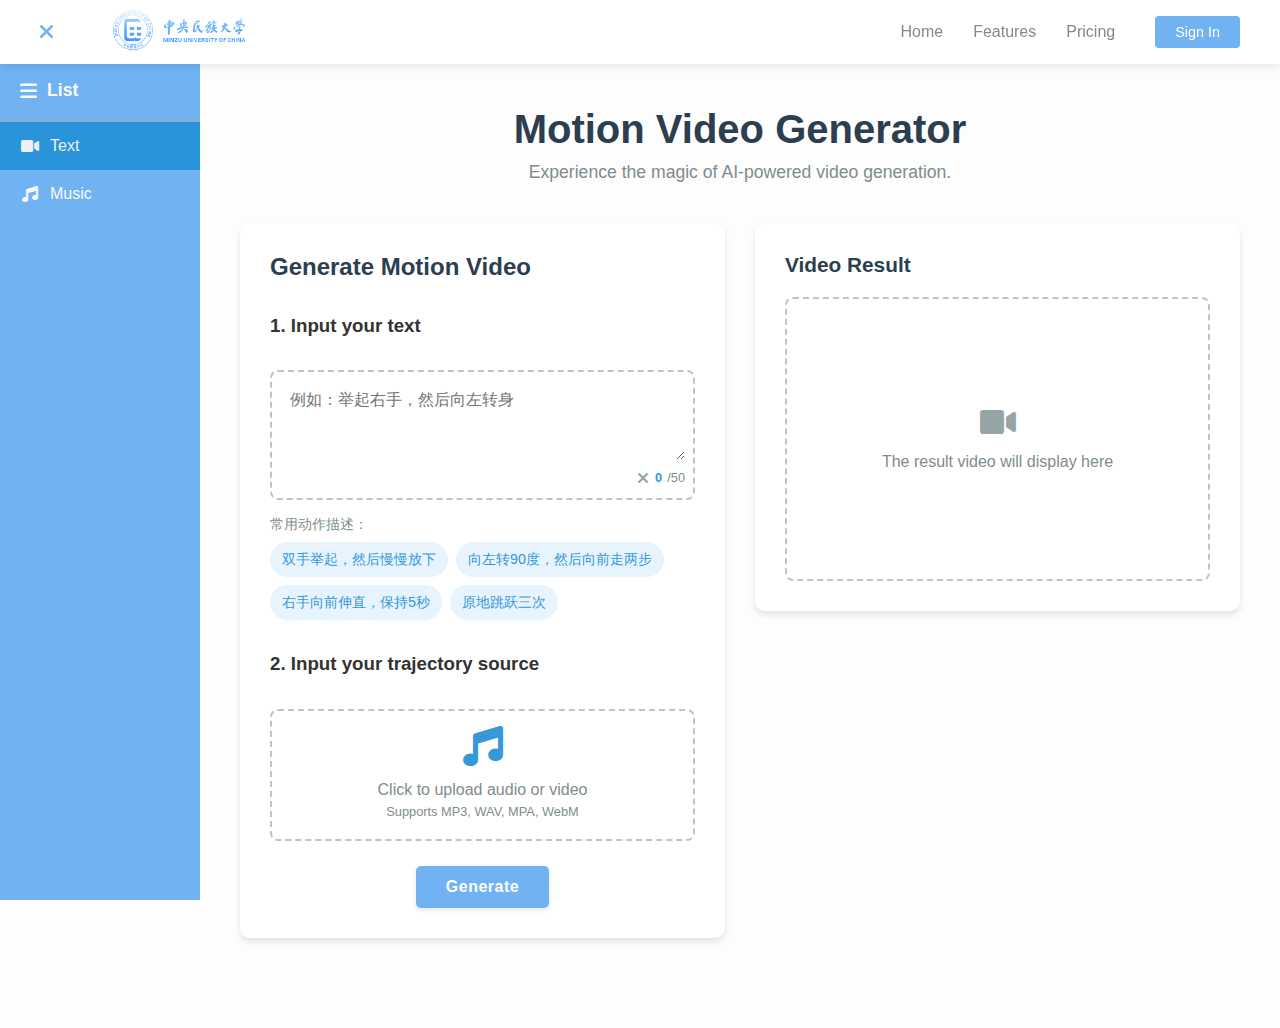
<file: index.html>
<!DOCTYPE html>
<html lang="en">
<head>
    <meta charset="UTF-8">
    <meta name="viewport" content="width=device-width, initial-scale=1.0">
    <title>OmniHuman AI Video Generator</title>
    <link rel="stylesheet" href="https://cdnjs.cloudflare.com/ajax/libs/font-awesome/6.0.0-beta3/css/all.min.css">
    <link rel="stylesheet" href="./statics/style.css">
</head>
<body>
    <nav class="navbar">
        <div class="nav-container">
            <div class="sidebar-toggle">
                <i class="fas fa-bars"></i>
            </div>
            <div class="logo">
                <img src="./assets/images/logo.png" class="logo-img">
            </div>
            <ul class="nav-links">
                <li><a href="#" data-page="page1" class="nav-link">Home</a></li>
                <li><a href="#">Features</a></li>
                <li><a href="#">Pricing</a></li>
                <li><button class="login-btn">Sign In</button></li>
            </ul>
        </div>
    </nav>
    <!-- 添加侧边栏 -->
    <div class="sidebar active">
        <div class="sidebar-header">
            <i class="fas fa-bars sidebar-toggle1"></i>
            <span class="sidebar-title">List</span>
        </div>
        <ul class="sidebar-menu">
            <li class="active" data-page="page1">
                <i class="fas fa-video"></i>
                <span>Text</span>
            </li>
            <li data-page="page2">
                <i class="fas fa-music"></i>
                <span>Music</span>
            </li>
        </ul>
    </div>
    <div class="main-content">
        <div class="page-container">
            <div class="page active" id="page1">
                <div class="container">
                    <header>
                        <h1>Motion Video Generator</h1>
                        <p class="subtitle">Experience the magic of AI-powered video generation.</p>
                    </header>
            
                    <div class="main">
                        <div class="generator-section">
                            <h2>Generate Motion Video</h2>
                            <div class="upload-section">
                                <h3>1. Input your text</h3>
                                <div class="text-input-container">
                                    <div class="text-input-box">
                                        <textarea id="action-description" placeholder="例如：举起右手，然后向左转身" maxlength="50" rows="3"></textarea>
                                        <div class="char-counter">
                                            <button class="clear-btn" title="清除文本">
                                                <i class="fas fa-times"></i>
                                            </button>
                                            <span id="char-count">0</span>/50
                                        </div>
                                    </div>
                                    <div class="preset-actions">
                                        <p class="preset-title">常用动作描述：</p>
                                        <ul class="preset-list">
                                            <li data-text="双手举起，然后慢慢放下">双手举起，然后慢慢放下</li>
                                            <li data-text="向左转90度，然后向前走两步">向左转90度，然后向前走两步</li>
                                            <li data-text="右手向前伸直，保持5秒">右手向前伸直，保持5秒</li>
                                            <li data-text="原地跳跃三次">原地跳跃三次</li>
                                        </ul>
                                    </div>
                                </div>
                                <h3>2. Input your trajectory source</h3>
                                <div class="upload-box" id="source-upload">
                                    <i class="fas fa-music upload-icon"></i>
                                    <p>Click to upload audio or video</p>
                                    <p class="formats">Supports MP3, WAV, MPA, WebM</p>
                                    <input type="file" id="source-input" accept="audio/*,video/*" style="display: none;">
                                </div>
                                <button class="generate-btn">Generate</button>
                            </div>
                        </div>
                        <div class="result-section">
                            <h3>Video Result</h3>
                            <div class="result-box">
                                <i class="fas fa-video result-icon"></i>
                                <p>The result video will display here</p>
                            </div>
                        </div>
                    </div>
                </div>
            </div>
            <div class="page" id="page2">
                <div class="container">
                    <header>
                        <h1>Motion Video Generator</h1>
                        <p class="subtitle">Experience the magic of AI-powered video generation.</p>
                    </header>
            
                    <div class="main">
                        <div class="generator-section">
                            <h2>Generate Motion Video</h2>
                            <div class="upload-section">
                                <h3>1. Unload your driving source</h3>
                                <div class="upload-box" id="source-upload">
                                    <i class="fas fa-music upload-icon"></i>
                                    <p>Click to upload audio or video</p>
                                    <p class="formats">Supports MP3, WAV, MPA, WebM</p>
                                    <input type="file" id="source-input" accept="audio/*,video/*" style="display: none;">
                                </div>
                                <button class="generate-btn">Generate</button>
                            </div>
                        </div>
                        <div class="result-section">
                            <h3>Video Result</h3>
                            <div class="result-box">
                                <i class="fas fa-video result-icon"></i>
                                <p>The result video will display here</p>
                            </div>
                        </div>
                    </div>
                </div>
            </div>
        </div>
    </div>
    <script src="./javascript/app.js"></script>
</body>
</html>
</file>
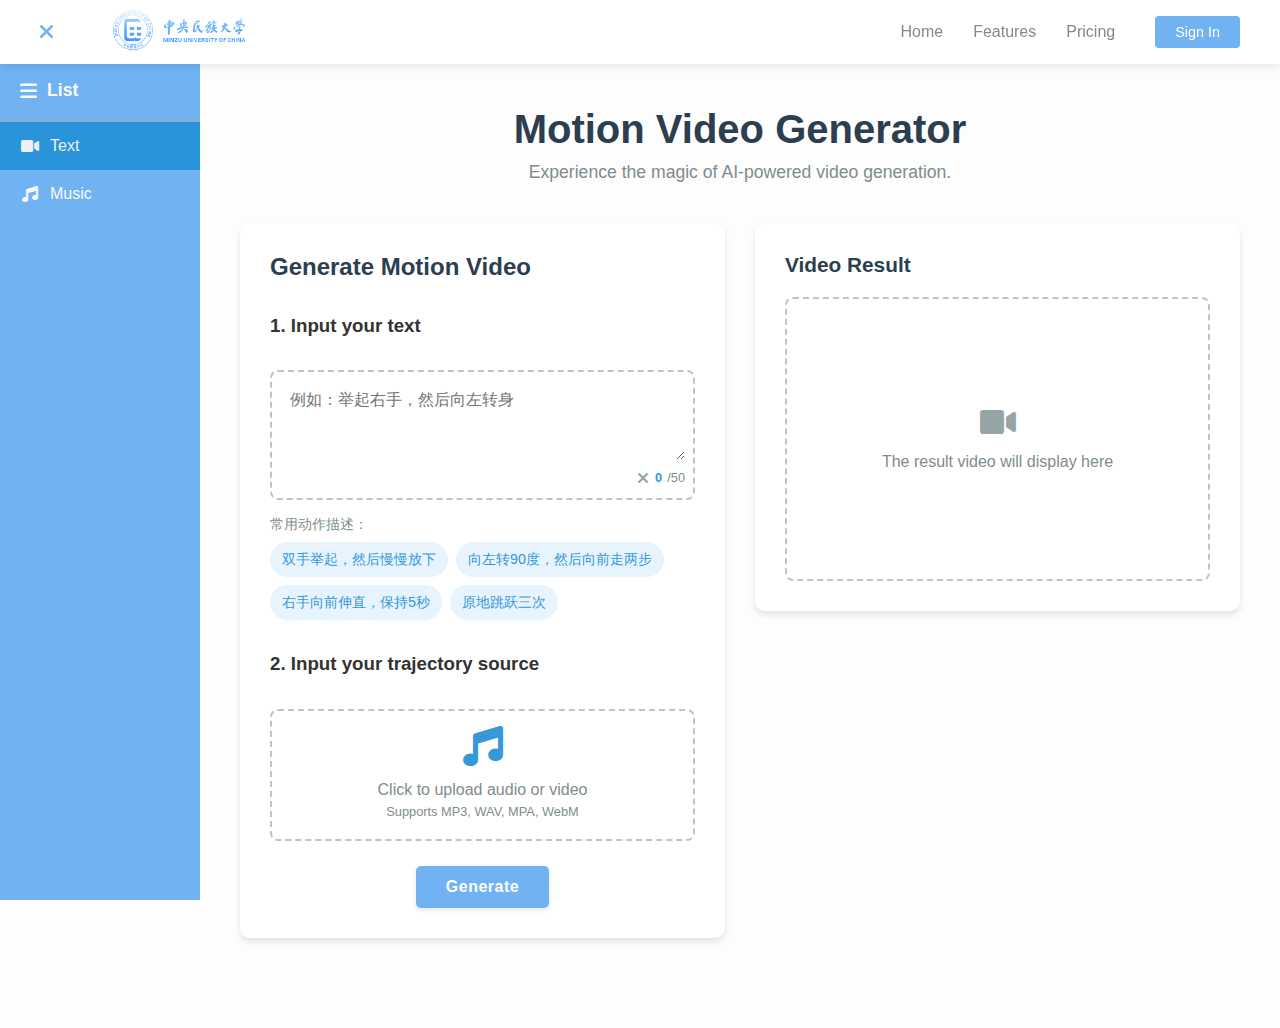
<file: templates/index.html>
<!DOCTYPE html>
<html lang="en">
<head>
    <meta charset="UTF-8">
    <meta name="viewport" content="width=device-width, initial-scale=1.0">
    <title>OmniHuman AI Video Generator</title>
    <link rel="stylesheet" href="https://cdnjs.cloudflare.com/ajax/libs/font-awesome/6.0.0-beta3/css/all.min.css">
    <link rel="stylesheet" href="../statics/style.css">
</head>
<body>
    <nav class="navbar">
        <div class="nav-container">
            <div class="sidebar-toggle">
                <i class="fas fa-bars"></i>
            </div>
            <div class="logo">
                <img src="../assets/images/logo.png" class="logo-img">
            </div>
            <ul class="nav-links">
                <li><a href="#" data-page="page1" class="nav-link">Home</a></li>
                <li><a href="#">Features</a></li>
                <li><a href="#">Pricing</a></li>
                <li><button class="login-btn">Sign In</button></li>
            </ul>
        </div>
    </nav>
    <!-- 添加侧边栏 -->
    <div class="sidebar active">
        <div class="sidebar-header">
            <i class="fas fa-bars sidebar-toggle1"></i>
            <span class="sidebar-title">List</span>
        </div>
        <ul class="sidebar-menu">
            <li class="active" data-page="page1">
                <i class="fas fa-video"></i>
                <span>Text</span>
            </li>
            <li data-page="page2">
                <i class="fas fa-music"></i>
                <span>Music</span>
            </li>
        </ul>
    </div>
    <div class="main-content">
        <div class="page-container">
            <div class="page active" id="page1">
                <div class="container">
                    <header>
                        <h1>Motion Video Generator</h1>
                        <p class="subtitle">Experience the magic of AI-powered video generation.</p>
                    </header>
            
                    <div class="main">
                        <div class="generator-section">
                            <h2>Generate Motion Video</h2>
                            <div class="upload-section">
                                <h3>1. Input your text</h3>
                                <div class="text-input-container">
                                    <div class="text-input-box">
                                        <textarea id="action-description" placeholder="例如：举起右手，然后向左转身" maxlength="50" rows="3"></textarea>
                                        <div class="char-counter">
                                            <button class="clear-btn" title="清除文本">
                                                <i class="fas fa-times"></i>
                                            </button>
                                            <span id="char-count">0</span>/50
                                        </div>
                                    </div>
                                    <div class="preset-actions">
                                        <p class="preset-title">常用动作描述：</p>
                                        <ul class="preset-list">
                                            <li data-text="双手举起，然后慢慢放下">双手举起，然后慢慢放下</li>
                                            <li data-text="向左转90度，然后向前走两步">向左转90度，然后向前走两步</li>
                                            <li data-text="右手向前伸直，保持5秒">右手向前伸直，保持5秒</li>
                                            <li data-text="原地跳跃三次">原地跳跃三次</li>
                                        </ul>
                                    </div>
                                </div>
                                <h3>2. Input your trajectory source</h3>
                                <div class="upload-box" id="source-upload">
                                    <i class="fas fa-music upload-icon"></i>
                                    <p>Click to upload audio or video</p>
                                    <p class="formats">Supports MP3, WAV, MPA, WebM</p>
                                    <input type="file" id="source-input" accept="audio/*,video/*" style="display: none;">
                                </div>
                                <button class="generate-btn">Generate</button>
                            </div>
                        </div>
                        <div class="result-section">
                            <h3>Video Result</h3>
                            <div class="result-box">
                                <i class="fas fa-video result-icon"></i>
                                <p>The result video will display here</p>
                            </div>
                        </div>
                    </div>
                </div>
            </div>
            <div class="page" id="page2">
                <div class="container">
                    <header>
                        <h1>Motion Video Generator</h1>
                        <p class="subtitle">Experience the magic of AI-powered video generation.</p>
                    </header>
            
                    <div class="main">
                        <div class="generator-section">
                            <h2>Generate Motion Video</h2>
                            <div class="upload-section">
                                <h3>1. Unload your driving source</h3>
                                <div class="upload-box" id="source-upload">
                                    <i class="fas fa-music upload-icon"></i>
                                    <p>Click to upload audio or video</p>
                                    <p class="formats">Supports MP3, WAV, MPA, WebM</p>
                                    <input type="file" id="source-input" accept="audio/*,video/*" style="display: none;">
                                </div>
                                <button class="generate-btn">Generate</button>
                            </div>
                        </div>
                        <div class="result-section">
                            <h3>Video Result</h3>
                            <div class="result-box">
                                <i class="fas fa-video result-icon"></i>
                                <p>The result video will display here</p>
                            </div>
                        </div>
                    </div>
                </div>
            </div>
        </div>
    </div>
    <script src="../javascript/app.js"></script>
</body>
</html>
</file>
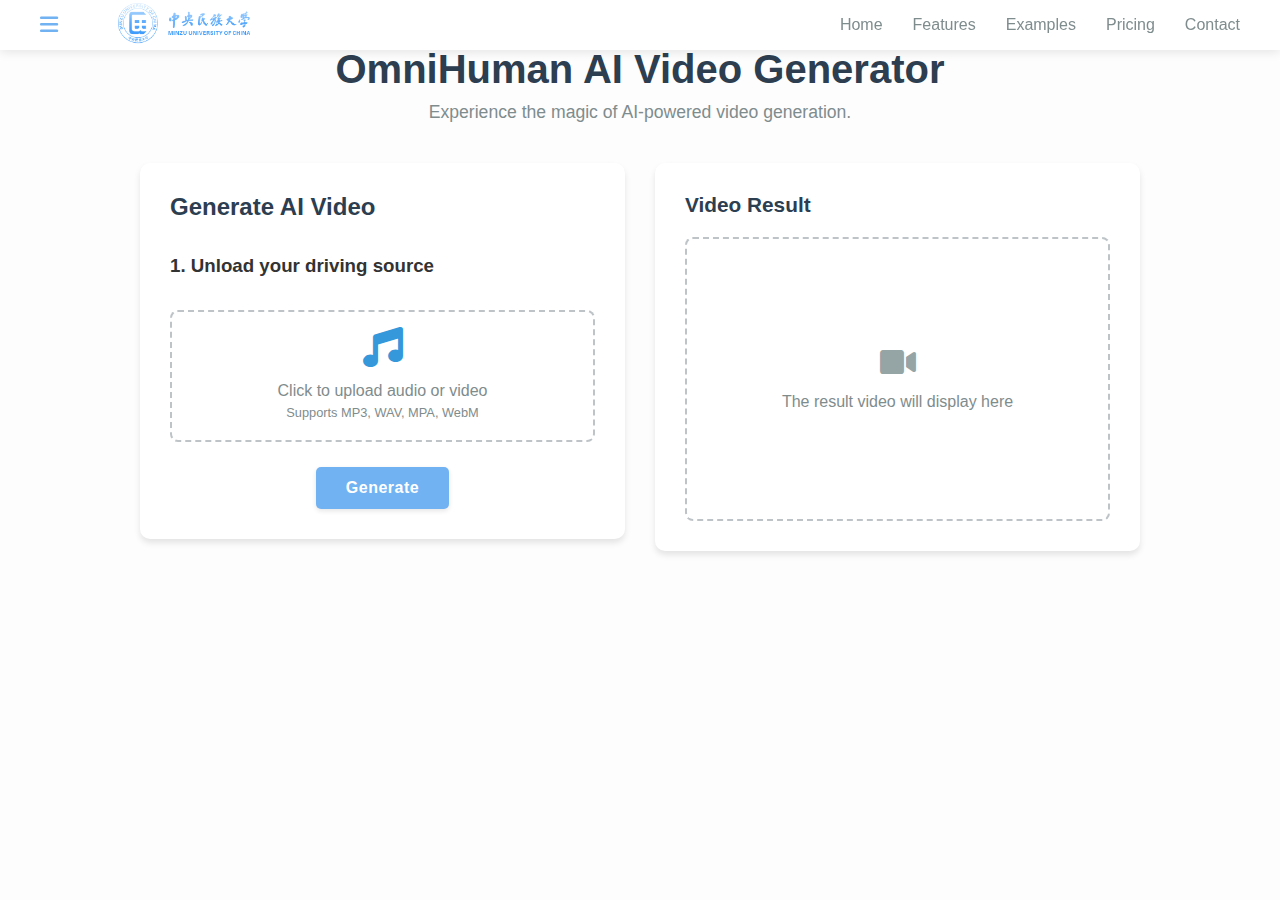
<file: templates/music.html>
<!DOCTYPE html>
<html lang="en">
<head>
    <meta charset="UTF-8">
    <meta name="viewport" content="width=device-width, initial-scale=1.0">
    <title>OmniHuman AI Video Generator</title>
    <link rel="stylesheet" href="https://cdnjs.cloudflare.com/ajax/libs/font-awesome/6.0.0-beta3/css/all.min.css">
    <link rel="stylesheet" href="../statics/style.css">
</head>
<body>
    <nav class="navbar">
        <div class="nav-container">
            <div class="logo">
                <img src="../assets/images/logo.png" class="logo-img">
            </div>
            <ul class="nav-links">
                <li><a href="#">Home</a></li>
                <li><a href="#">Features</a></li>
                <li><a href="#">Examples</a></li>
                <li><a href="#">Pricing</a></li>
                <li><a href="#">Contact</a></li>
            </ul>
        </div>
    </nav>
    <div class="container">
        <header>
            <h1>OmniHuman AI Video Generator</h1>
            <p class="subtitle">Experience the magic of AI-powered video generation.</p>
        </header>

        <div class="main">
            <div class="generator-section">
                <h2>Generate AI Video</h2>
                <div class="upload-section">
                    <h3>1. Unload your driving source</h3>
                    <div class="upload-box" id="source-upload">
                        <i class="fas fa-music upload-icon"></i>
                        <p>Click to upload audio or video</p>
                        <p class="formats">Supports MP3, WAV, MPA, WebM</p>
                        <input type="file" id="source-input" accept="audio/*,video/*" style="display: none;">
                    </div>
                    <button class="generate-btn">Generate</button>
                </div>
            </div>
            <div class="result-section">
                <h3>Video Result</h3>
                <div class="result-box">
                    <i class="fas fa-video result-icon"></i>
                    <p>The result video will display here</p>
                </div>
            </div>
        </div>
    </div>

    <script src="../javascript/app.js">
        // JavaScript部分将在下面提供
    </script>
</body>
</html>
</file>
<file: statics/style.css>
body {
    font-family: 'Segoe UI', Tahoma, Geneva, Verdana, sans-serif;
    background-color: #fdfdfd;
    margin: 0;
    padding: 0;
    color: #333;
}

.navbar {
    position: fixed;
    top: 0;
    left: 0;
    right: 0;
    z-index: 1002; 
    background-color: #fff;
    box-shadow: 0 2px 10px rgba(0, 0, 0, 0.1);
}

.nav-container {
    max-width: 1200px;
    margin: 0 auto;
    display: flex;
    justify-content: flex-start; 
    align-items: center;
    padding: 0 20px;
    position: relative;
}

.sidebar-toggle {
    font-size: 1.3rem;
    color: #71b2f3;
    cursor: pointer;
    margin-right: 20px;
    transition: all 0.3s ease;
    display: block;
    flex-shrink: 0;
}

.logo {
    font-size: 1.5rem;
    font-weight: bold;
    display: flex;
    align-items: center;
    margin-left: 40px; 
    margin-right: auto;
    position: relative;
    transition: none; 
}
.logo-img {
    height: 44px; /* 控制Logo高度，宽度会自动按比例调整 */
    margin-right: 8px;
    vertical-align: middle;
}

.login-btn {
    background-color: #71b2f3;
    color: white;
    border: none;
    padding: 8px 20px;
    border-radius: 4px;
    font-size: 0.9rem;
    cursor: pointer;
    transition: all 0.3s ease;
    margin-left: 10px; /* 与左侧菜单项的间距 */
}

.login-btn:hover {
    background-color: #3498db;
}

.nav-links {
    display: flex;
    margin-left: auto;
    list-style: none;
    align-items: center;
}

.nav-links li {
    margin-left: 30px;
}

.nav-links a {
    color: #7f8c8d;
    text-decoration: none;
    transition: color 0.3s;
}

.nav-links a:hover {
    color: #3498db;
}

.container {
    max-width: 1000px;
    margin: 0 auto;
    padding: 20px;
}

header {
    text-align: center;
    margin-bottom: 40px;
    margin-top: 20px; 
}

header h1 {
    color: #2c3e50;
    font-size: 2.5rem;
    margin-bottom: 10px;
}

.subtitle {
    color: #7f8c8d;
    font-size: 1.1rem;
    margin-top: 0;
}

.sidebar {
    position: fixed;
    top: 60px; 
    left: 0;
    bottom: 0;
    width: 200px;
    background-color: #71b2f3;
    color: #f8fafc;
    z-index: 1001; 
    transform: translateX(-100%);
    transition: transform 0.3s ease;
}

.sidebar-header {
    padding: 20px;
    display: flex;
    align-items: center;
    border-bottom: 1px solid rgba(169, 165, 165, 0.945);
}

.sidebar-toggle1 {
    font-size: 1.2rem;
    margin-right: 10px;
    cursor: pointer;
}

.sidebar-title {
    font-weight: bold;
    font-size: 1.1rem;
}

.sidebar-menu {
    list-style: none;
    padding: 0;
    margin: 0;
}

.sidebar-menu li {
    padding: 15px 20px;
    display: flex;
    align-items: center;
    cursor: pointer;
    transition: all 0.2s;
}

.sidebar-menu li:hover {
    background-color: #2994da;
    color: #ecf0f1; 
}

.sidebar-menu li.active {
    background-color: #2994da;
    color: #ecf0f1; 
}

.sidebar-menu li i {
    margin-right: 10px;
    width: 20px;
    text-align: center;
}

.sidebar.active {
    transform: translateX(0);
}

/* 当侧边栏展开时调整主内容区 */
.sidebar.active ~ .main-content {
    margin-left: 200px;
}

.main-content {
    margin-left: 0;
    padding-top: 60px; 
    transition: margin-left 0.3s ease;
}

.page-container {
    position: relative;
}

.page {
    display: none;
    opacity: 0;
    transition: opacity 0.3s ease;
    position: absolute;
    top: 0;
    left: 0;
    right: 0;
}

.page.active {
    display: block;
    opacity: 1;
    position: relative;
}

.main {
    display: flex;
    gap: 30px;
    margin: 40px 0;
}

.generator-section {
    background-color: white;
    border-radius: 10px;
    padding: 30px;
    box-shadow: 0 4px 6px rgba(0, 0, 0, 0.1);
    margin-bottom: 30px;
    flex: 1; 
    height: 100%;
}

.generator-section h2 {
    color: #2c3e50;
    margin-top: 0;
    margin-bottom: 15px;
    font-size: 1.5rem;
}

.upload-section {
    display: flex;
    justify-content: space-between;
    flex-wrap: wrap;
    gap: 15px;
}

.text-input-container {
    margin-top: 0px;
}

.text-input-box {
    border: 2px dashed #bdc3c7;
    border-radius: 8px;
    padding: 8px;
    transition: all 0.3s ease;
    margin-top: 0;
}

.text-input-box:hover {
    border-color: #3498db;
    background-color: #f8fafc;
}

#action-description {
    width: 100%;
    border: none;
    resize: vertical;
    font-family: inherit;
    font-size: 1rem;
    padding: 10px;
    box-sizing: border-box;
    min-height: 80px;
    outline: none;
    background: transparent;
}

.clear-btn {
    background: none;
    border: none;
    color: #95a5a6;
    cursor: pointer;
    margin-left: 8px;
    margin-top: 4px;
    padding: 2px;
    font-size: 1rem;
    transition: color 0.2s;
}

.clear-btn:hover {
    color: #e74c3c;
}

.clear-btn:focus {
    outline: none;
}

.char-counter {
    display: flex;
    align-items: center;
    justify-content: flex-end;
    gap: 5px;
    text-align: right;
    font-size: 0.8rem;
    color: #7f8c8d;
}

.char-counter span {
    color: #3498db;
    font-weight: bold;
    transition: color 0.3s;
}

.char-counter span.warning {
    color: #e74c3c;
    animation: pulse 0.5s;
}

@keyframes pulse {
    0% { transform: scale(1); }
    50% { transform: scale(1.1); }
    100% { transform: scale(1); }
}

.preset-actions {
    margin-top: 10px;
}

.preset-title {
    color: #7f8c8d;
    font-size: 0.9rem;
    margin-bottom: 8px;
}

.preset-list {
    list-style: none;
    padding: 0;
    margin: 0;
    display: flex;
    flex-wrap: wrap;
    gap: 8px;
}

.preset-list li {
    background-color: #e8f4fd;
    color: #3498db;
    padding: 8px 12px;
    border-radius: 20px;
    font-size: 0.9rem;
    cursor: pointer;
    transition: all 0.2s ease;
}

.preset-list li:hover {
    background-color: #d0e3f7;
}

.upload-box {
    flex: 1; 
    min-width: 250px;
    border: 2px dashed #bdc3c7;
    border-radius: 8px;
    padding: 15px;
    text-align: center;
    cursor: pointer;
    transition: all 0.3s ease;
}

.upload-box:hover {
    border-color: #3498db;
    background-color: #f8fafc;
}

.upload-icon {
    font-size: 2.5rem;
    color: #3498db;
    margin-bottom: 10px;
}

.upload-box h3 {
    margin-bottom: 0;
    margin-top: 0;
    color: #2c3e50;
}

.upload-box p {
    margin: 5px 0;
    color: #7f8c8d;
}

.formats {
    font-size: 0.8rem;
    color: #95a5a6;
}

.generate-btn {
    background-color: #71b2f3;
    color: white;
    border: none;
    padding: 12px 30px;
    font-size: 1rem;
    border-radius: 5px;
    cursor: pointer;
    display: block;
    margin: 0 auto;
    margin-top: 10px;
    transition: all 0.3s ease; 
    font-weight: 600; 
    letter-spacing: 0.5px; 
    box-shadow: 0 2px 5px rgba(0, 0, 0, 0.1); 
    width: fit-content; 
}

.generate-btn:hover {
    background-color: #3498db; 
    box-shadow: 0 4px 8px rgba(0, 0, 0, 0.15); 
}

.generate-btn:active {
    box-shadow: 0 2px 3px rgba(0, 0, 0, 0.1); 
}

.result-section {
    background-color: white;
    border-radius: 10px;
    padding: 30px;
    box-shadow: 0 4px 6px rgba(0, 0, 0, 0.1);
    flex: 1; /* 改为1，与generator-section相同 */
    height: 100%;
}

.result-section h3 {
    color: #2c3e50;
    margin-top: 0;
    margin-bottom: 20px;
    font-size: 1.3rem;
}

.result-box {
    border: 2px dashed #bdc3c7;
    border-radius: 8px;
    padding: 40px;
    text-align: center;
    min-height: 200px;
    display: flex;
    flex-direction: column;
    align-items: center;
    justify-content: center;
}

.result-icon {
    font-size: 2rem;
    color: #95a5a6;
    margin-bottom: 15px;
}

.result-box p {
    margin: 0;
    color: #7f8c8d;
}

/* 响应式设计 */
@media (max-width: 768px) {
    .login-btn {
        padding: 6px 15px;
        font-size: 0.8rem;
        margin-left: 10px;
    }
    
    .sidebar {
        transform: translateX(-100%);
    }

    .main-content {
        margin-left: 250px;
    }
    
    .sidebar.active {
        transform: translateX(0);
    }
    
    .main-content.sidebar-active {
        margin-left: 250px;
    }
    
    .main {
        flex-direction: column;
    }
    
    .upload-section {
        flex-direction: column;
    }
    
    .upload-box {
        min-width: 100%;
    }

    .logo-img {
        height: 28px;
    }

    header h1 {
        font-size: 2rem;
    }
}
</file>
